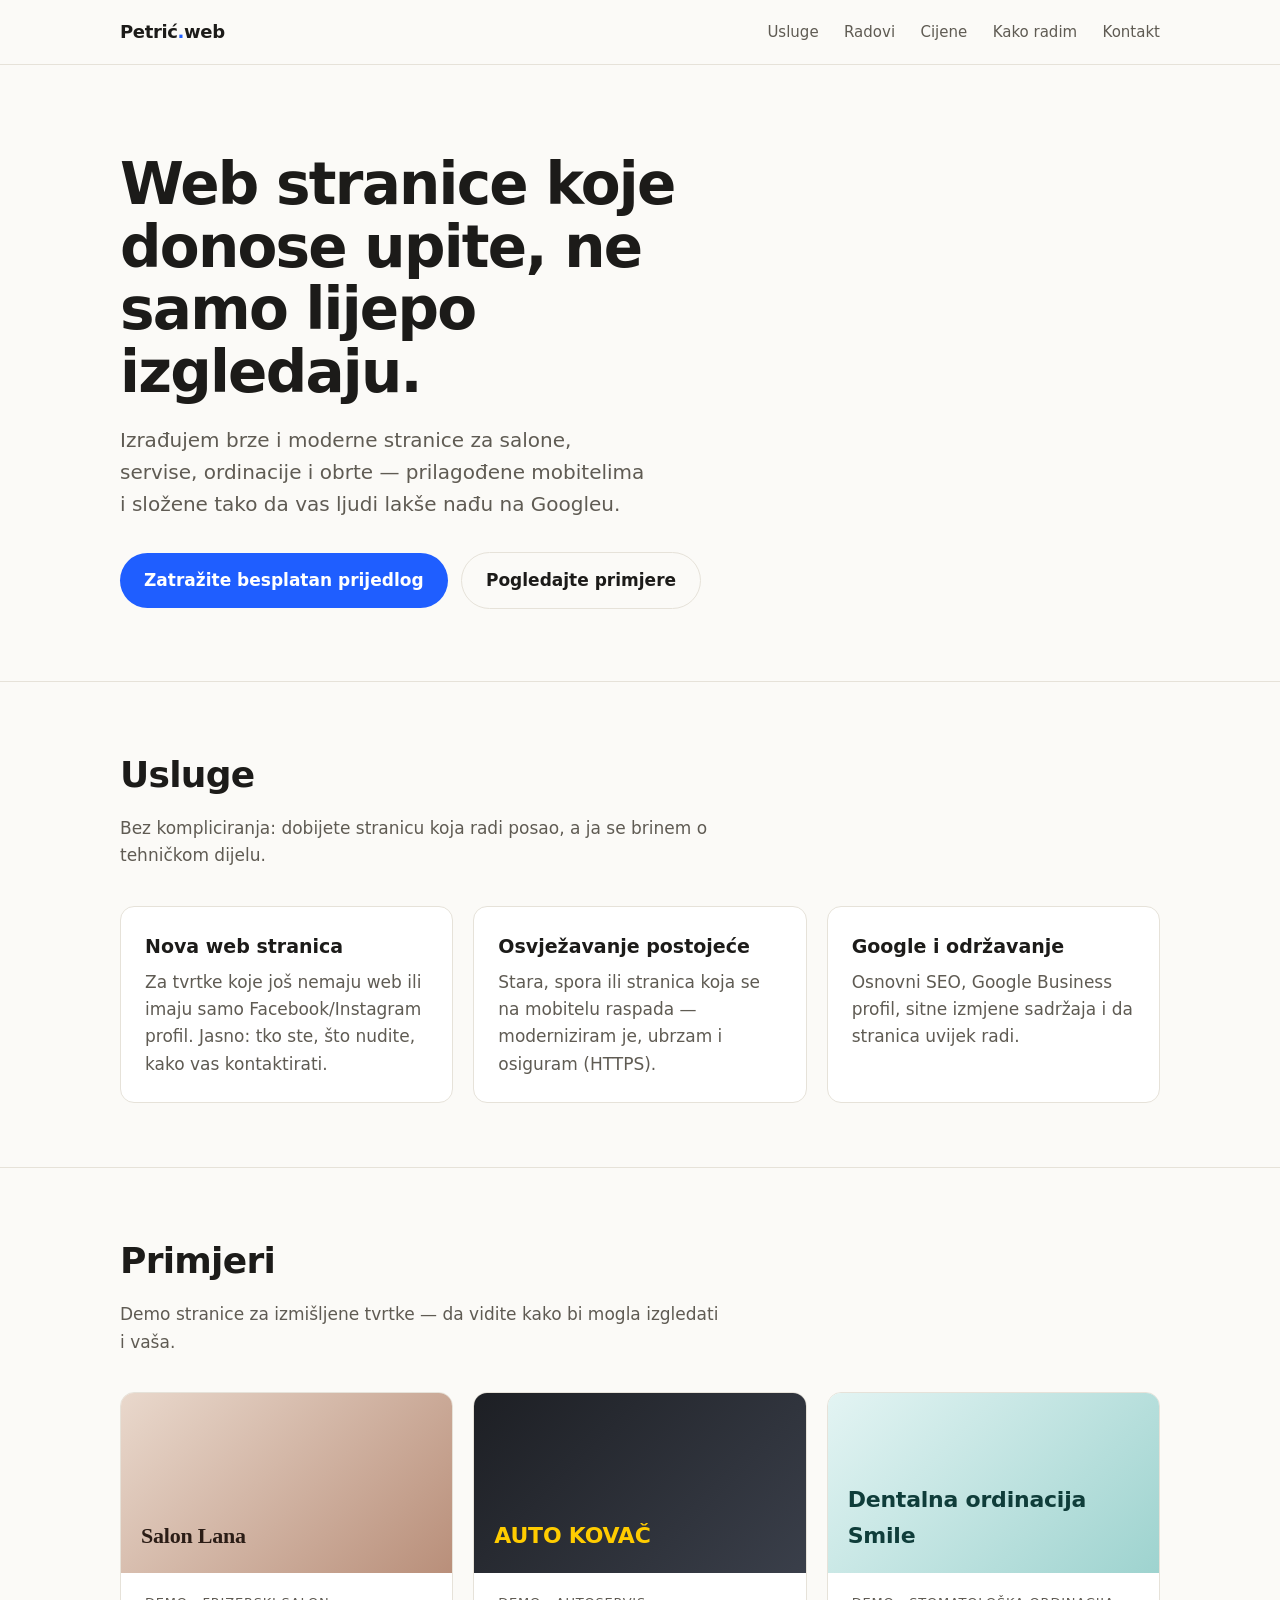
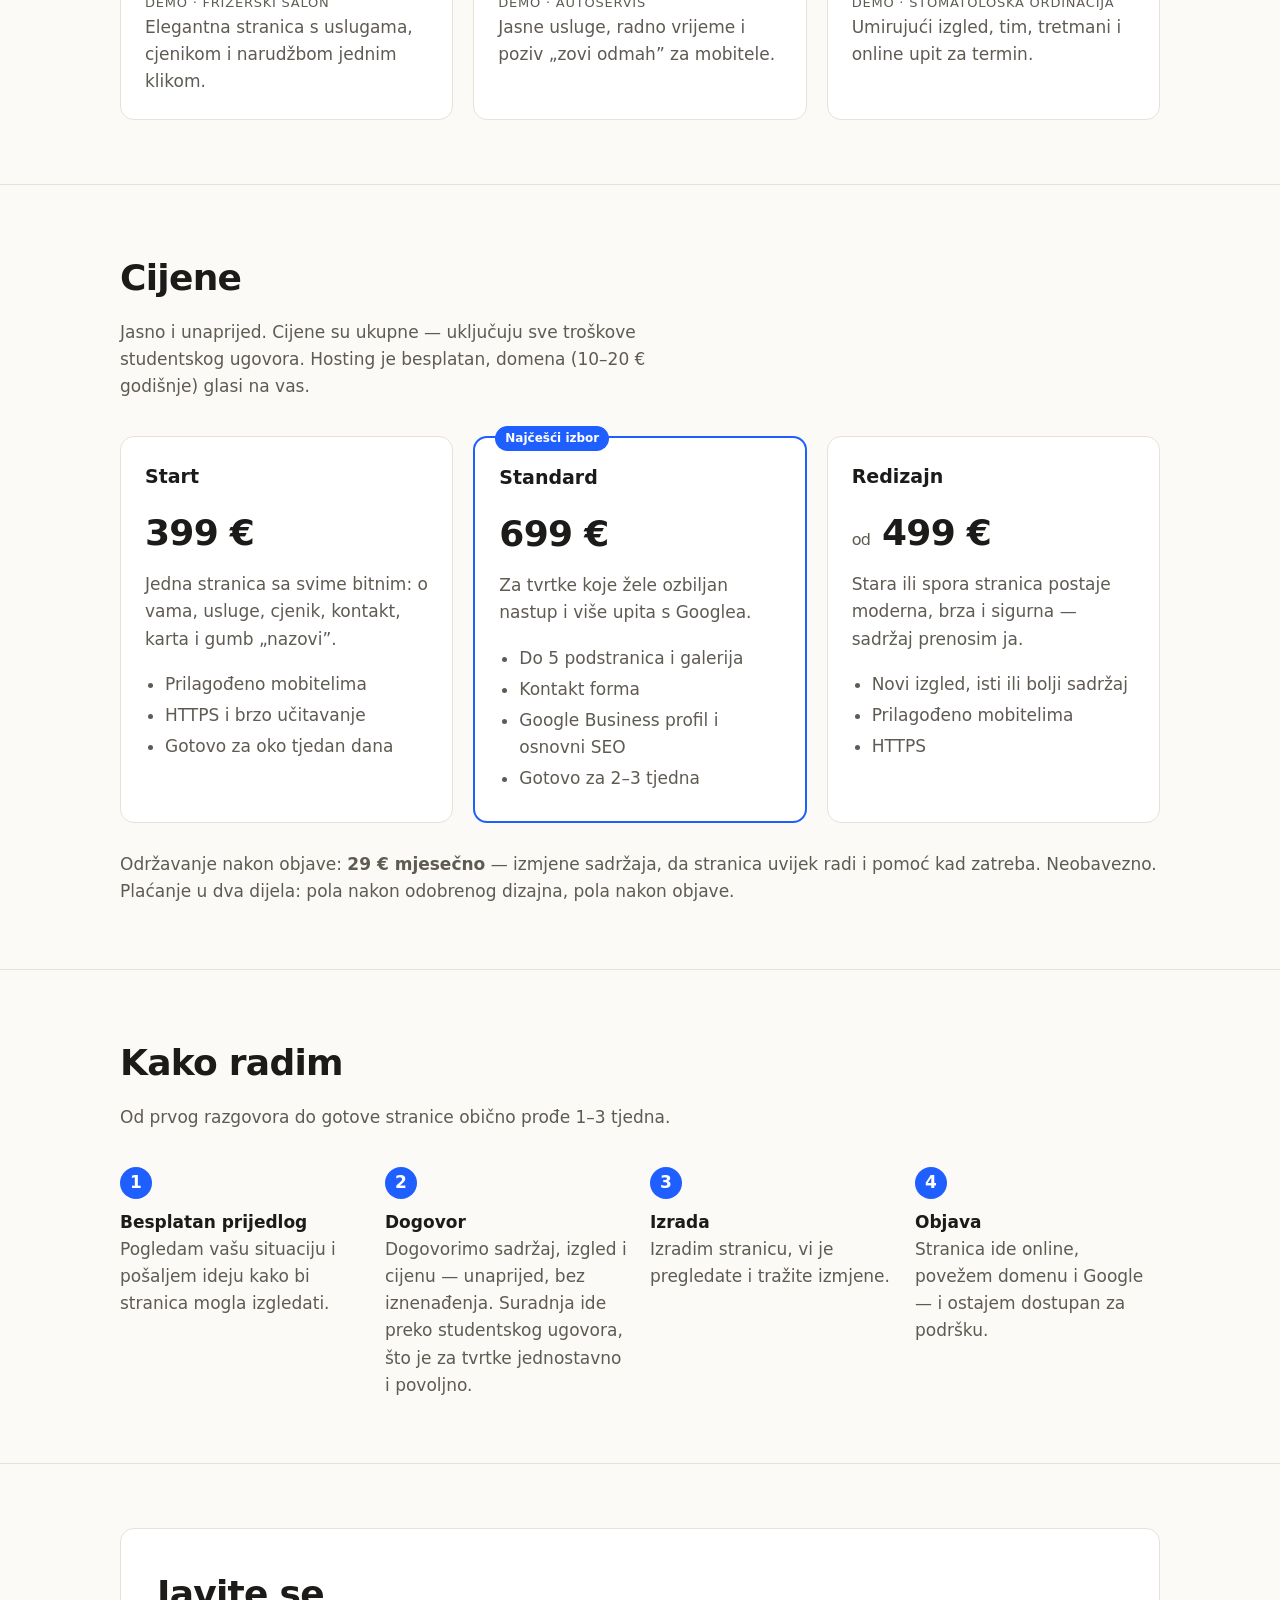
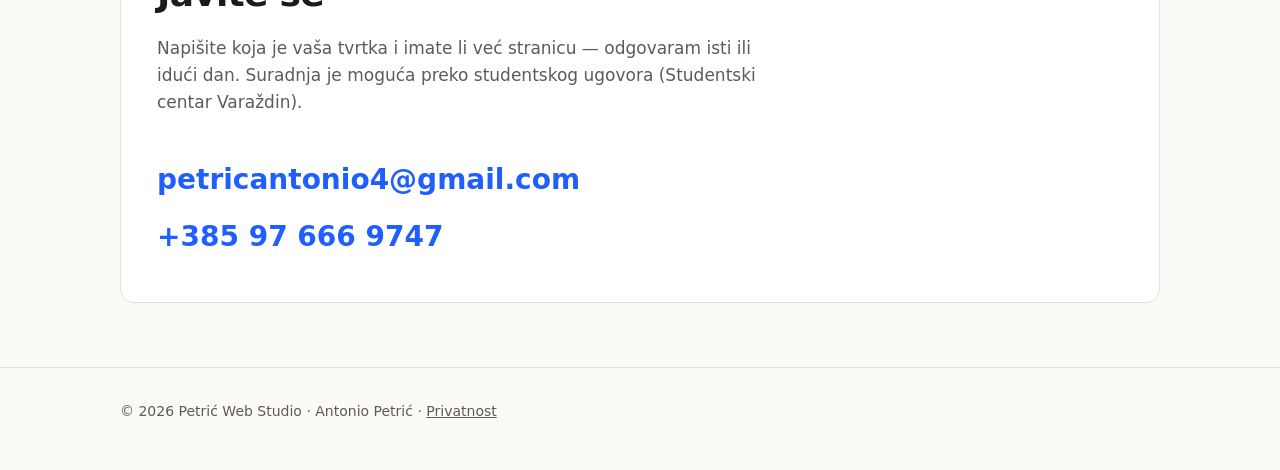
<file: index.html>
<!doctype html>
<html lang="hr">
<head>
<meta charset="utf-8">
<meta name="viewport" content="width=device-width, initial-scale=1">
<title>Petrić Web Studio — izrada web stranica za male tvrtke</title>
<meta name="description" content="Brze, moderne web stranice prilagođene mobitelima za salone, servise, ordinacije i obrte. Besplatan prijedlog bez obveze.">
<link rel="stylesheet" href="style.css">
</head>
<body>
<header class="top">
  <div class="wrap">
    <a class="logo" href="./">Petrić<span>.</span>web</a>
    <nav>
      <a href="#usluge">Usluge</a>
      <a href="#radovi">Radovi</a>
      <a href="#cijene">Cijene</a>
      <a href="#kako">Kako radim</a>
      <a class="cta-link" href="#kontakt">Kontakt</a>
    </nav>
  </div>
</header>

<main>
  <div class="hero wrap">
    <h1>Web stranice koje donose upite, ne samo lijepo izgledaju.</h1>
    <p>Izrađujem brze i moderne stranice za salone, servise, ordinacije i obrte — prilagođene mobitelima i složene tako da vas ljudi lakše nađu na Googleu.</p>
    <a class="btn" href="#kontakt">Zatražite besplatan prijedlog</a>
    <a class="btn ghost" href="#radovi">Pogledajte primjere</a>
  </div>

  <section id="usluge">
    <div class="wrap">
      <h2>Usluge</h2>
      <p class="lead">Bez kompliciranja: dobijete stranicu koja radi posao, a ja se brinem o tehničkom dijelu.</p>
      <div class="grid">
        <div class="card"><h3>Nova web stranica</h3><p>Za tvrtke koje još nemaju web ili imaju samo Facebook/Instagram profil. Jasno: tko ste, što nudite, kako vas kontaktirati.</p></div>
        <div class="card"><h3>Osvježavanje postojeće</h3><p>Stara, spora ili stranica koja se na mobitelu raspada — moderniziram je, ubrzam i osiguram (HTTPS).</p></div>
        <div class="card"><h3>Google i održavanje</h3><p>Osnovni SEO, Google Business profil, sitne izmjene sadržaja i da stranica uvijek radi.</p></div>
      </div>
    </div>
  </section>

  <section id="radovi">
    <div class="wrap">
      <h2>Primjeri</h2>
      <p class="lead">Demo stranice za izmišljene tvrtke — da vidite kako bi mogla izgledati i vaša.</p>
      <div class="grid">
        <a class="card work" href="demo/frizer/">
          <div class="thumb t-frizer">Salon Lana</div>
          <div class="body"><div class="tag">Demo · frizerski salon</div><p>Elegantna stranica s uslugama, cjenikom i narudžbom jednim klikom.</p></div>
        </a>
        <a class="card work" href="demo/autoservis/">
          <div class="thumb t-auto">Auto Kovač</div>
          <div class="body"><div class="tag">Demo · autoservis</div><p>Jasne usluge, radno vrijeme i poziv „zovi odmah” za mobitele.</p></div>
        </a>
        <a class="card work" href="demo/stomatolog/">
          <div class="thumb t-stom">Dentalna ordinacija Smile</div>
          <div class="body"><div class="tag">Demo · stomatološka ordinacija</div><p>Umirujući izgled, tim, tretmani i online upit za termin.</p></div>
        </a>
      </div>
    </div>
  </section>

  <section id="cijene">
    <div class="wrap">
      <h2>Cijene</h2>
      <p class="lead">Jasno i unaprijed. Cijene su ukupne — uključuju sve troškove studentskog ugovora. Hosting je besplatan, domena (10–20 € godišnje) glasi na vas.</p>
      <div class="grid">
        <div class="card plan">
          <h3>Start</h3>
          <div class="amount">399 €</div>
          <p>Jedna stranica sa svime bitnim: o vama, usluge, cjenik, kontakt, karta i gumb „nazovi”.</p>
          <ul><li>Prilagođeno mobitelima</li><li>HTTPS i brzo učitavanje</li><li>Gotovo za oko tjedan dana</li></ul>
        </div>
        <div class="card plan featured">
          <div class="badge">Najčešći izbor</div>
          <h3>Standard</h3>
          <div class="amount">699 €</div>
          <p>Za tvrtke koje žele ozbiljan nastup i više upita s Googlea.</p>
          <ul><li>Do 5 podstranica i galerija</li><li>Kontakt forma</li><li>Google Business profil i osnovni SEO</li><li>Gotovo za 2–3 tjedna</li></ul>
        </div>
        <div class="card plan">
          <h3>Redizajn</h3>
          <div class="amount"><small>od</small> 499 €</div>
          <p>Stara ili spora stranica postaje moderna, brza i sigurna — sadržaj prenosim ja.</p>
          <ul><li>Novi izgled, isti ili bolji sadržaj</li><li>Prilagođeno mobitelima</li><li>HTTPS</li></ul>
        </div>
      </div>
      <p class="note">Održavanje nakon objave: <strong>29 € mjesečno</strong> — izmjene sadržaja, da stranica uvijek radi i pomoć kad zatreba. Neobavezno.<br>
      Plaćanje u dva dijela: pola nakon odobrenog dizajna, pola nakon objave.</p>
    </div>
  </section>

  <section id="kako">
    <div class="wrap">
      <h2>Kako radim</h2>
      <p class="lead">Od prvog razgovora do gotove stranice obično prođe 1–3 tjedna.</p>
      <ol class="steps">
        <li><strong>Besplatan prijedlog</strong><span>Pogledam vašu situaciju i pošaljem ideju kako bi stranica mogla izgledati.</span></li>
        <li><strong>Dogovor</strong><span>Dogovorimo sadržaj, izgled i cijenu — unaprijed, bez iznenađenja. Suradnja ide preko studentskog ugovora, što je za tvrtke jednostavno i povoljno.</span></li>
        <li><strong>Izrada</strong><span>Izradim stranicu, vi je pregledate i tražite izmjene.</span></li>
        <li><strong>Objava</strong><span>Stranica ide online, povežem domenu i Google — i ostajem dostupan za podršku.</span></li>
      </ol>
    </div>
  </section>

  <section id="kontakt">
    <div class="wrap">
      <div class="contact">
        <h2>Javite se</h2>
        <p class="lead">Napišite koja je vaša tvrtka i imate li već stranicu — odgovaram isti ili idući dan. Suradnja je moguća preko studentskog ugovora (Studentski centar Varaždin).</p>
        <a class="big" href="mailto:petricantonio4@gmail.com">petricantonio4@gmail.com</a><br>
        <a class="big" href="tel:+385976669747">+385 97 666 9747</a>
      </div>
    </div>
  </section>
</main>

<footer>
  <div class="wrap">© 2026 Petrić Web Studio · Antonio Petrić · <a href="privatnost.html">Privatnost</a></div>
</footer>
</body>
</html>
</file>
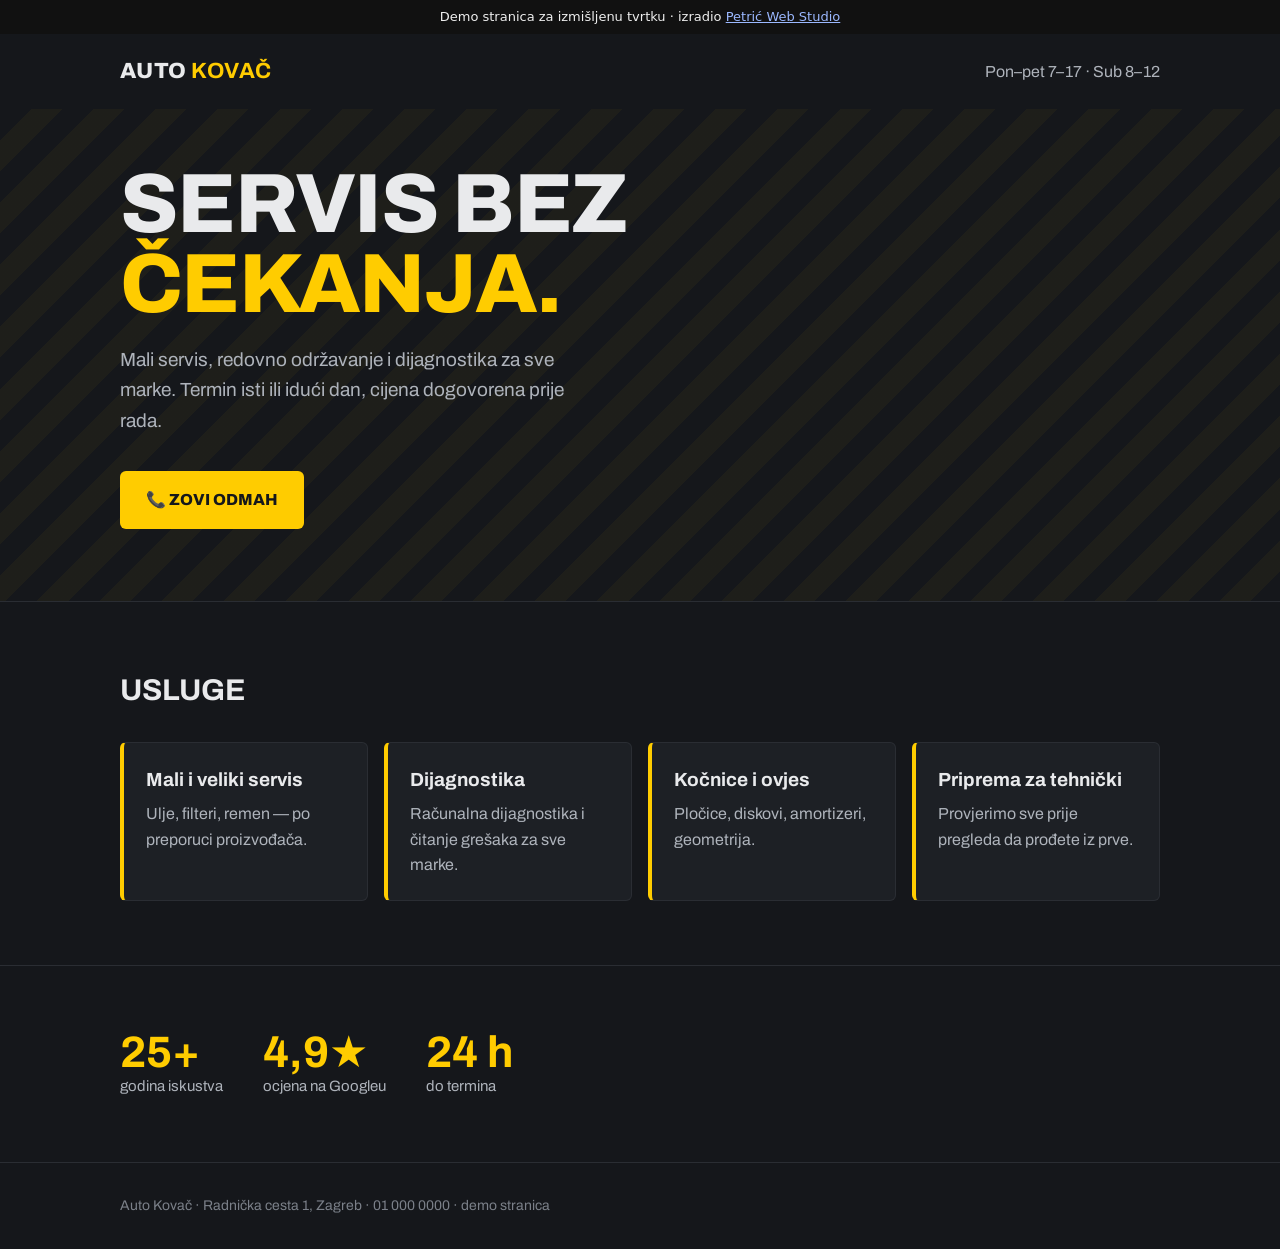
<file: demo/autoservis/index.html>
<!doctype html>
<html lang="hr">
<head>
<meta charset="utf-8">
<meta name="viewport" content="width=device-width, initial-scale=1">
<title>Auto Kovač — autoservis, Zagreb (demo)</title>
<link rel="preconnect" href="https://fonts.googleapis.com">
<link href="https://fonts.googleapis.com/css2?family=Archivo:wght@500;800&display=swap" rel="stylesheet">
<style>
.demo-bar{background:#111;color:#eee;font:13px/1.4 system-ui,sans-serif;text-align:center;padding:8px 12px}.demo-bar a{color:#9bb8ff}
*{box-sizing:border-box}body{margin:0;background:#15171b;color:#e9eaec;font:16px/1.6 Archivo,system-ui,sans-serif}
.wrap{max-width:1080px;margin:0 auto;padding:0 20px}
header{display:flex;justify-content:space-between;align-items:center;padding:20px 0}
.brand{font-weight:800;font-size:22px;text-transform:uppercase;letter-spacing:.02em}.brand b{color:#ffcc00}
.hero{padding:56px 0 72px;background:repeating-linear-gradient(135deg,transparent 0 22px,rgba(255,204,0,.04) 22px 44px)}
.hero h1{font-size:clamp(40px,8vw,84px);line-height:.95;text-transform:uppercase;font-weight:800;margin:0 0 20px;letter-spacing:-.02em}
.hero h1 span{color:#ffcc00}
.hero p{color:#aeb3bb;font-size:19px;max-width:44ch}
.cta{display:inline-flex;gap:10px;align-items:center;background:#ffcc00;color:#15171b;font-weight:800;text-decoration:none;padding:16px 26px;border-radius:6px;margin-top:16px;text-transform:uppercase}
section{padding:64px 0;border-top:1px solid #2a2d33}
h2{text-transform:uppercase;font-size:30px;margin:0 0 28px}
.grid{display:grid;gap:16px;grid-template-columns:repeat(auto-fit,minmax(230px,1fr))}
.card{background:#1d2025;border:1px solid #2a2d33;border-left:4px solid #ffcc00;padding:22px;border-radius:6px}
.card h3{margin:0 0 6px;font-size:19px}.card p{margin:0;color:#aeb3bb}
.stats{display:flex;flex-wrap:wrap;gap:40px}.stats div{font-size:15px;color:#aeb3bb}.stats b{display:block;font-size:44px;color:#ffcc00;line-height:1}
.sticky{position:fixed;left:16px;right:16px;bottom:16px;display:none;text-align:center}
@media(max-width:640px){.sticky{display:block}.sticky .cta{width:100%;justify-content:center}body{padding-bottom:90px}}
footer{padding:32px 0;color:#7b8089;font-size:14px;border-top:1px solid #2a2d33}
</style>
</head>
<body>
<div class="demo-bar">Demo stranica za izmišljenu tvrtku · izradio <a href="../../">Petrić Web Studio</a></div>
<div class="wrap"><header><div class="brand">Auto <b>Kovač</b></div><span style="color:#aeb3bb">Pon–pet 7–17 · Sub 8–12</span></header></div>
<div class="hero"><div class="wrap">
  <h1>Servis bez<br><span>čekanja.</span></h1>
  <p>Mali servis, redovno održavanje i dijagnostika za sve marke. Termin isti ili idući dan, cijena dogovorena prije rada.</p>
  <a class="cta" href="tel:+38510000000">📞 Zovi odmah</a>
</div></div>
<section><div class="wrap">
  <h2>Usluge</h2>
  <div class="grid">
    <div class="card"><h3>Mali i veliki servis</h3><p>Ulje, filteri, remen — po preporuci proizvođača.</p></div>
    <div class="card"><h3>Dijagnostika</h3><p>Računalna dijagnostika i čitanje grešaka za sve marke.</p></div>
    <div class="card"><h3>Kočnice i ovjes</h3><p>Pločice, diskovi, amortizeri, geometrija.</p></div>
    <div class="card"><h3>Priprema za tehnički</h3><p>Provjerimo sve prije pregleda da prođete iz prve.</p></div>
  </div>
</div></section>
<section><div class="wrap stats">
  <div><b>25+</b>godina iskustva</div><div><b>4,9★</b>ocjena na Googleu</div><div><b>24 h</b>do termina</div>
</div></section>
<footer><div class="wrap">Auto Kovač · Radnička cesta 1, Zagreb · 01 000 0000 · demo stranica</div></footer>
<div class="sticky"><a class="cta" href="tel:+38510000000">📞 Zovi odmah</a></div>
</body>
</html>
</file>
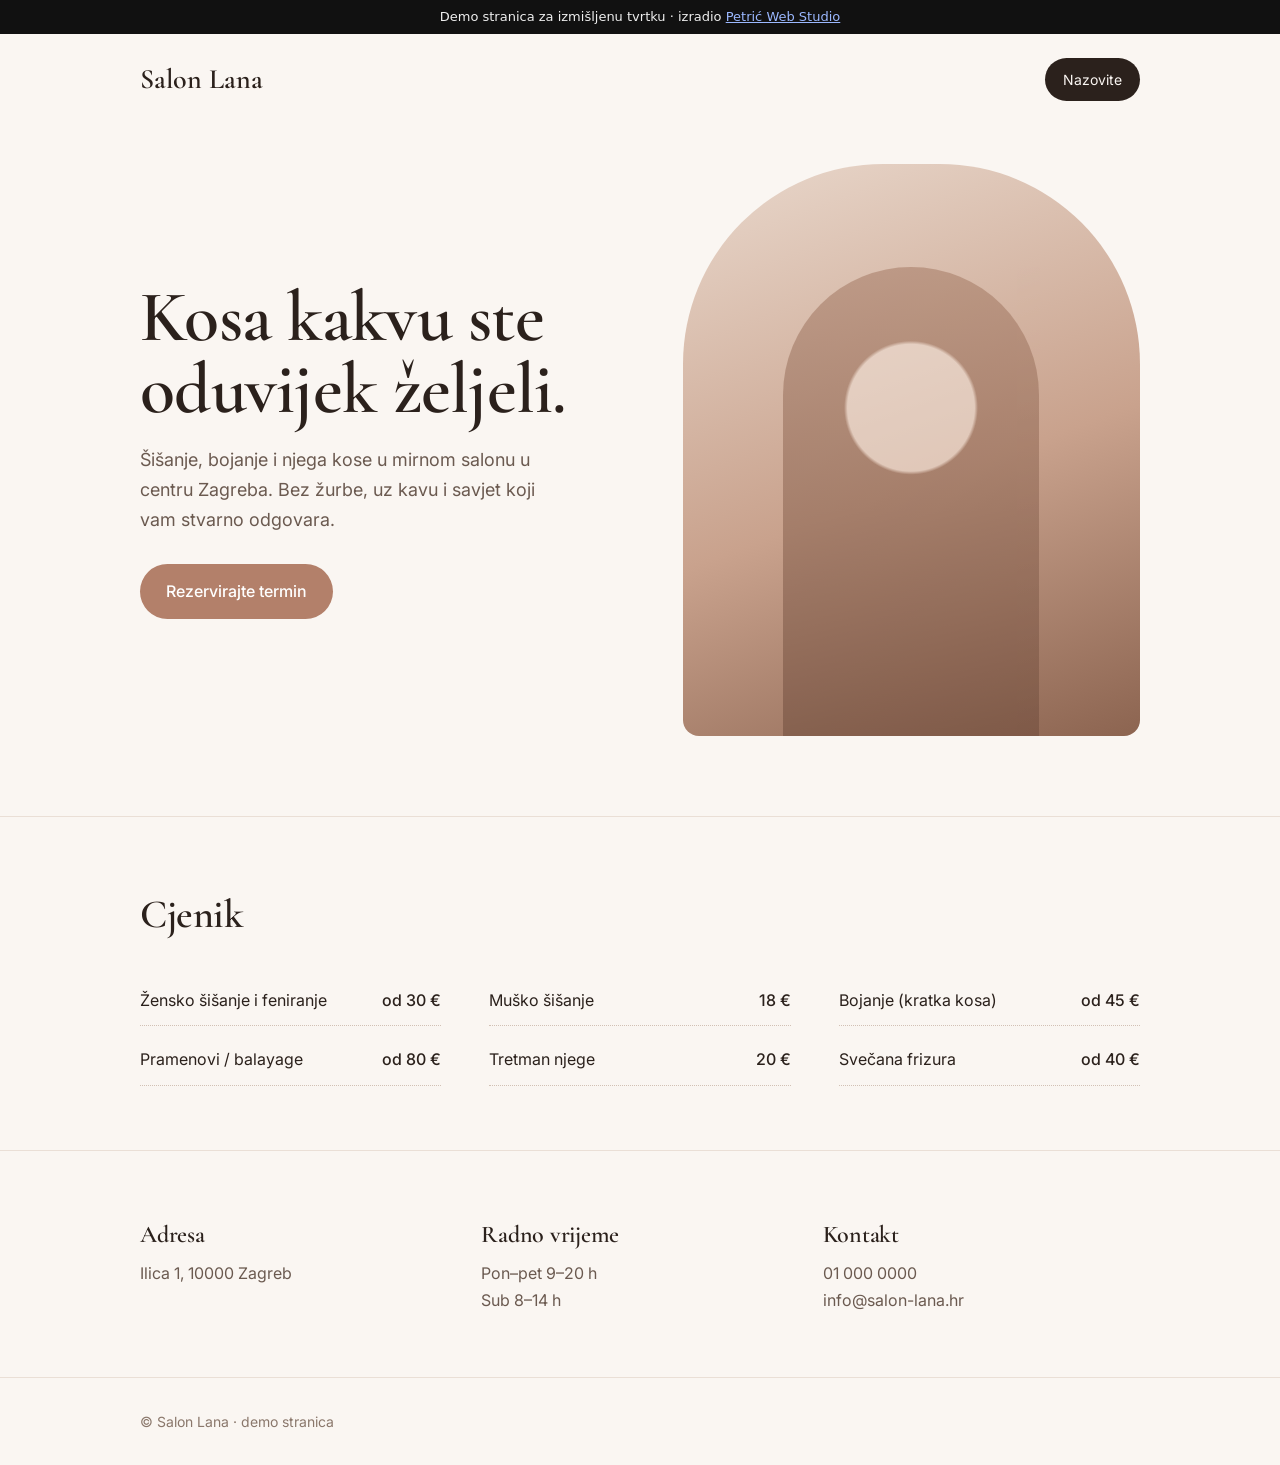
<file: demo/frizer/index.html>
<!doctype html>
<html lang="hr">
<head>
<meta charset="utf-8">
<meta name="viewport" content="width=device-width, initial-scale=1">
<title>Salon Lana — frizerski salon, Zagreb (demo)</title>
<link rel="preconnect" href="https://fonts.googleapis.com">
<link href="https://fonts.googleapis.com/css2?family=Cormorant+Garamond:wght@500;600&family=Inter:wght@400;500&display=swap" rel="stylesheet">
<style>
.demo-bar{background:#111;color:#eee;font:13px/1.4 system-ui,sans-serif;text-align:center;padding:8px 12px}.demo-bar a{color:#9bb8ff}
*{box-sizing:border-box}body{margin:0;background:#faf6f2;color:#2b211c;font:16px/1.65 Inter,system-ui,sans-serif}
h1,h2,h3{font-family:"Cormorant Garamond",Georgia,serif;font-weight:600;letter-spacing:-.01em}
.wrap{max-width:1040px;margin:0 auto;padding:0 20px}
header{display:flex;justify-content:space-between;align-items:center;padding:22px 0}
.brand{font-family:"Cormorant Garamond",serif;font-size:28px;font-weight:600}
.call{background:#2b211c;color:#faf6f2;text-decoration:none;padding:10px 18px;border-radius:999px;font-size:14px}
.hero{display:grid;gap:40px;grid-template-columns:1.1fr 1fr;align-items:center;padding:40px 0 80px}
.hero h1{font-size:clamp(42px,7vw,72px);line-height:1;margin:0 0 20px}
.hero p{color:#6b5a50;font-size:18px;max-width:38ch}
.photo{aspect-ratio:4/5;border-radius:200px 200px 16px 16px;background:linear-gradient(160deg,#e9d8cc 0%,#c9a28d 55%,#8c6450 100%);position:relative;overflow:hidden}
.photo::after{content:"";position:absolute;inset:18% 22% 0;border-radius:140px 140px 0 0;background:radial-gradient(circle at 50% 30%,#f3e6dc 0 18%,transparent 19%),linear-gradient(#a57a64,#6f4c3c);opacity:.55}
.btn{display:inline-block;background:#b3806a;color:#fff;text-decoration:none;padding:14px 26px;border-radius:999px;margin-top:12px;font-weight:500}
@media(max-width:760px){.hero{grid-template-columns:1fr}.photo{max-width:340px}}
section{padding:64px 0;border-top:1px solid #eadfd6}
h2{font-size:40px;margin:0 0 28px}
.price{display:grid;grid-template-columns:repeat(auto-fit,minmax(280px,1fr));gap:8px 48px}
.row{display:flex;justify-content:space-between;border-bottom:1px dotted #d2c1b5;padding:12px 0}
.row span:last-child{font-weight:500}
.info{display:grid;grid-template-columns:repeat(auto-fit,minmax(220px,1fr));gap:24px}
.info h3{font-size:24px;margin:0 0 6px}.info p{margin:0;color:#6b5a50}
footer{padding:32px 0;color:#8a776b;font-size:14px;border-top:1px solid #eadfd6}
</style>
</head>
<body>
<div class="demo-bar">Demo stranica za izmišljenu tvrtku · izradio <a href="../../">Petrić Web Studio</a></div>
<div class="wrap">
<header><div class="brand">Salon Lana</div><a class="call" href="tel:+38510000000">Nazovite</a></header>
<div class="hero">
  <div>
    <h1>Kosa kakvu ste oduvijek željeli.</h1>
    <p>Šišanje, bojanje i njega kose u mirnom salonu u centru Zagreba. Bez žurbe, uz kavu i savjet koji vam stvarno odgovara.</p>
    <a class="btn" href="tel:+38510000000">Rezervirajte termin</a>
  </div>
  <div class="photo" role="img" aria-label="Ilustracija salona"></div>
</div>
</div>
<section><div class="wrap">
  <h2>Cjenik</h2>
  <div class="price">
    <div class="row"><span>Žensko šišanje i feniranje</span><span>od 30 €</span></div>
    <div class="row"><span>Muško šišanje</span><span>18 €</span></div>
    <div class="row"><span>Bojanje (kratka kosa)</span><span>od 45 €</span></div>
    <div class="row"><span>Pramenovi / balayage</span><span>od 80 €</span></div>
    <div class="row"><span>Tretman njege</span><span>20 €</span></div>
    <div class="row"><span>Svečana frizura</span><span>od 40 €</span></div>
  </div>
</div></section>
<section><div class="wrap info">
  <div><h3>Adresa</h3><p>Ilica 1, 10000 Zagreb</p></div>
  <div><h3>Radno vrijeme</h3><p>Pon–pet 9–20 h<br>Sub 8–14 h</p></div>
  <div><h3>Kontakt</h3><p>01 000 0000<br>info@salon-lana.hr</p></div>
</div></section>
<footer><div class="wrap">© Salon Lana · demo stranica</div></footer>
</body>
</html>
</file>
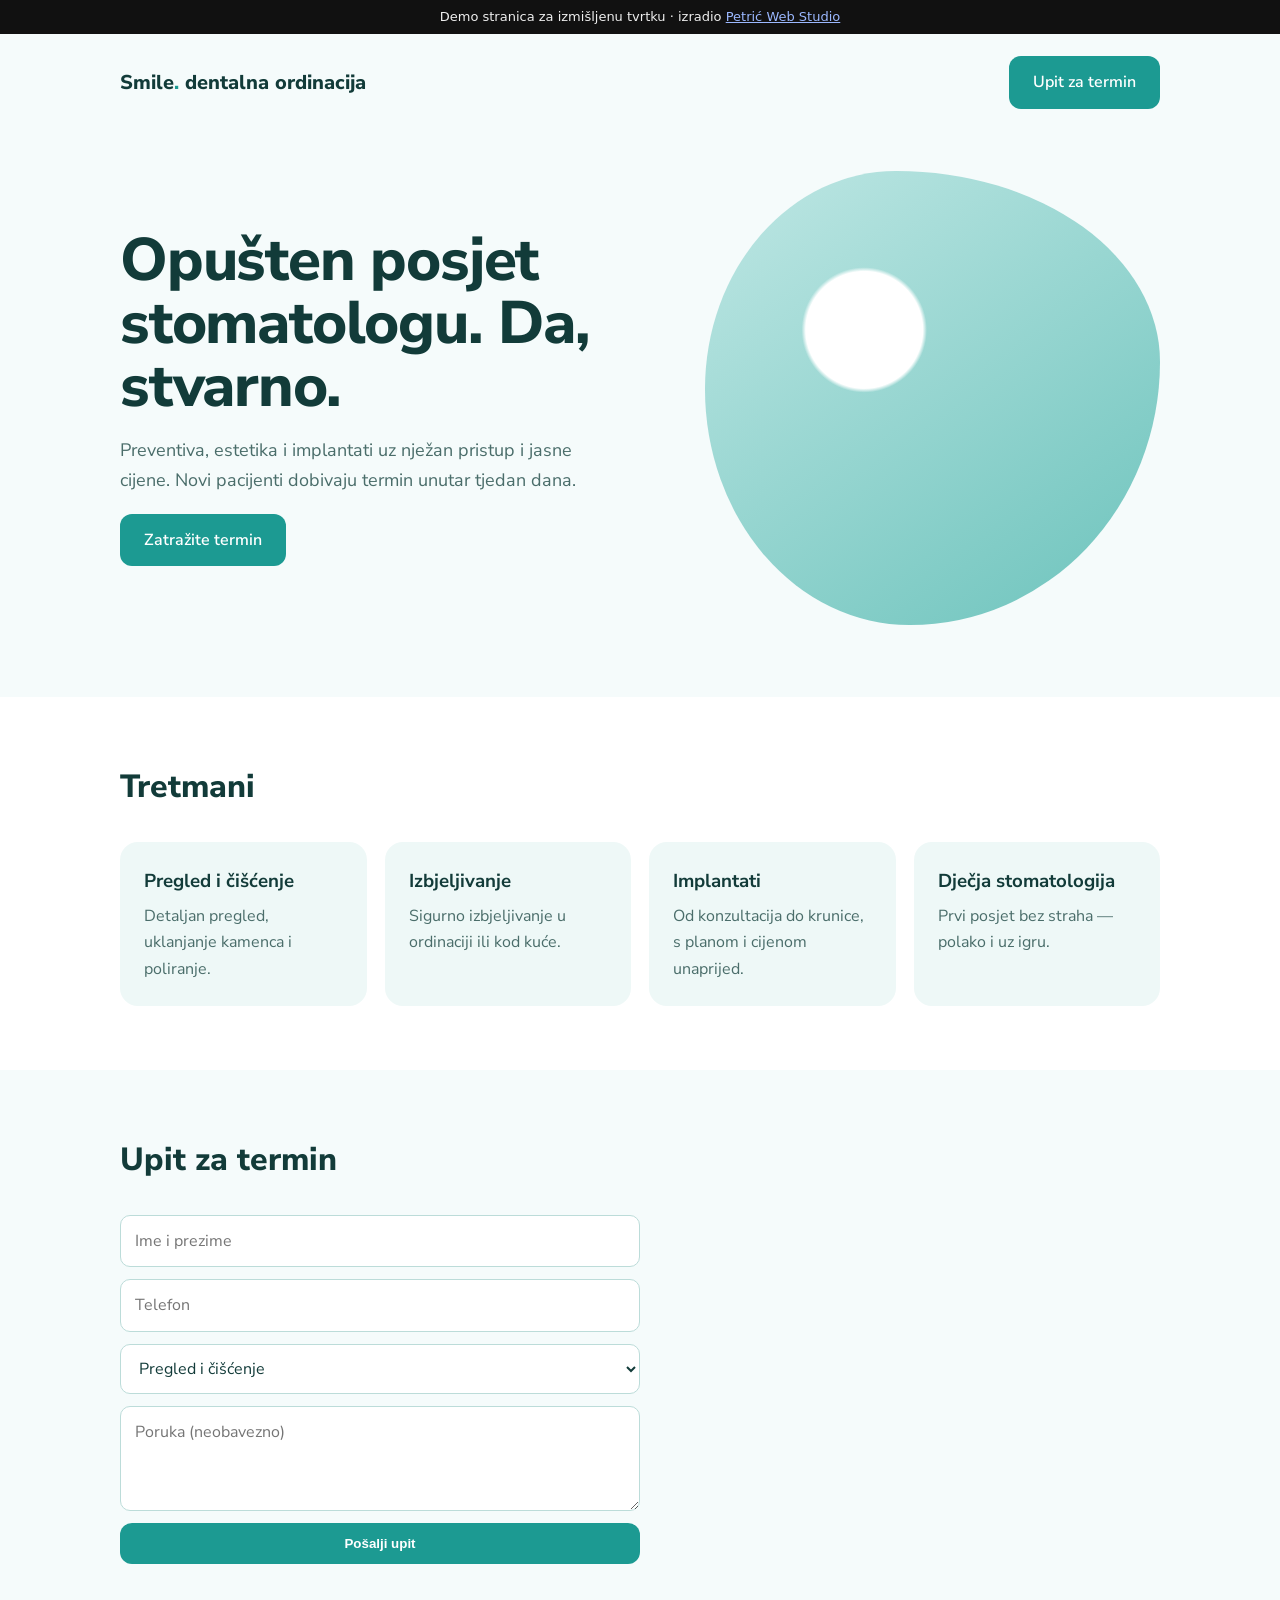
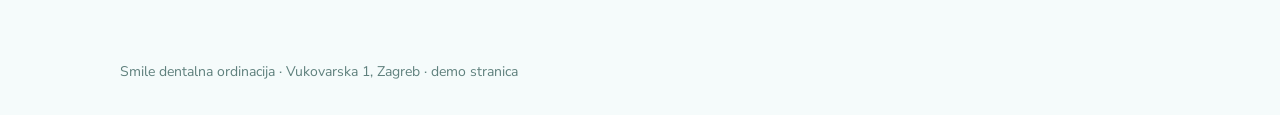
<file: demo/stomatolog/index.html>
<!doctype html>
<html lang="hr">
<head>
<meta charset="utf-8">
<meta name="viewport" content="width=device-width, initial-scale=1">
<title>Dentalna ordinacija Smile — Zagreb (demo)</title>
<link rel="preconnect" href="https://fonts.googleapis.com">
<link href="https://fonts.googleapis.com/css2?family=Nunito+Sans:wght@400;600;800&display=swap" rel="stylesheet">
<style>
.demo-bar{background:#111;color:#eee;font:13px/1.4 system-ui,sans-serif;text-align:center;padding:8px 12px}.demo-bar a{color:#9bb8ff}
*{box-sizing:border-box}body{margin:0;background:#f5fbfb;color:#123b39;font:16px/1.65 "Nunito Sans",system-ui,sans-serif}
.wrap{max-width:1080px;margin:0 auto;padding:0 20px}
header{display:flex;justify-content:space-between;align-items:center;padding:22px 0}
.brand{font-weight:800;font-size:20px}.brand span{color:#1c9a92}
.btn{display:inline-block;background:#1c9a92;color:#fff;text-decoration:none;padding:13px 24px;border-radius:12px;font-weight:600}
.hero{display:grid;grid-template-columns:1.2fr 1fr;gap:40px;align-items:center;padding:40px 0 72px}
.hero h1{font-size:clamp(36px,6vw,60px);line-height:1.05;margin:0 0 18px;font-weight:800;letter-spacing:-.02em}
.hero p{font-size:18px;color:#4a6d6a;max-width:42ch}
.blob{aspect-ratio:1;border-radius:42% 58% 55% 45%/48% 42% 58% 52%;background:radial-gradient(circle at 35% 35%,#ffffff 0 14%,transparent 15%),linear-gradient(145deg,#bfe7e4,#6cc3bc)}
@media(max-width:760px){.hero{grid-template-columns:1fr}.blob{max-width:300px}}
section{padding:64px 0}
section.alt{background:#fff}
h2{font-size:32px;margin:0 0 28px;font-weight:800}
.grid{display:grid;gap:18px;grid-template-columns:repeat(auto-fit,minmax(240px,1fr))}
.card{background:#f5fbfb;border-radius:18px;padding:24px}
section.alt .card{background:#eef8f7}
.card h3{margin:0 0 6px}.card p{margin:0;color:#4a6d6a}
form{display:grid;gap:12px;max-width:520px}
input,select,textarea{font:inherit;padding:12px 14px;border:1px solid #bcdcd9;border-radius:10px;background:#fff;color:#123b39}
footer{padding:32px 0;color:#5f807d;font-size:14px}
</style>
</head>
<body>
<div class="demo-bar">Demo stranica za izmišljenu tvrtku · izradio <a href="../../">Petrić Web Studio</a></div>
<div class="wrap">
<header><div class="brand">Smile<span>.</span> dentalna ordinacija</div><a class="btn" href="#termin">Upit za termin</a></header>
<div class="hero">
  <div>
    <h1>Opušten posjet stomatologu. Da, stvarno.</h1>
    <p>Preventiva, estetika i implantati uz nježan pristup i jasne cijene. Novi pacijenti dobivaju termin unutar tjedan dana.</p>
    <a class="btn" href="#termin">Zatražite termin</a>
  </div>
  <div class="blob" role="img" aria-label="Ilustracija"></div>
</div>
</div>
<section class="alt"><div class="wrap">
  <h2>Tretmani</h2>
  <div class="grid">
    <div class="card"><h3>Pregled i čišćenje</h3><p>Detaljan pregled, uklanjanje kamenca i poliranje.</p></div>
    <div class="card"><h3>Izbjeljivanje</h3><p>Sigurno izbjeljivanje u ordinaciji ili kod kuće.</p></div>
    <div class="card"><h3>Implantati</h3><p>Od konzultacija do krunice, s planom i cijenom unaprijed.</p></div>
    <div class="card"><h3>Dječja stomatologija</h3><p>Prvi posjet bez straha — polako i uz igru.</p></div>
  </div>
</div></section>
<section id="termin"><div class="wrap">
  <h2>Upit za termin</h2>
  <form onsubmit="event.preventDefault();this.innerHTML='<p><b>Hvala!</b> Ovo je demo — u pravoj stranici upit bi stigao ordinaciji.</p>'">
    <input placeholder="Ime i prezime" required>
    <input type="tel" placeholder="Telefon" required>
    <select><option>Pregled i čišćenje</option><option>Izbjeljivanje</option><option>Implantati</option><option>Drugo</option></select>
    <textarea rows="3" placeholder="Poruka (neobavezno)"></textarea>
    <button class="btn" style="border:0;cursor:pointer">Pošalji upit</button>
  </form>
</div></section>
<footer><div class="wrap">Smile dentalna ordinacija · Vukovarska 1, Zagreb · demo stranica</div></footer>
</body>
</html>
</file>
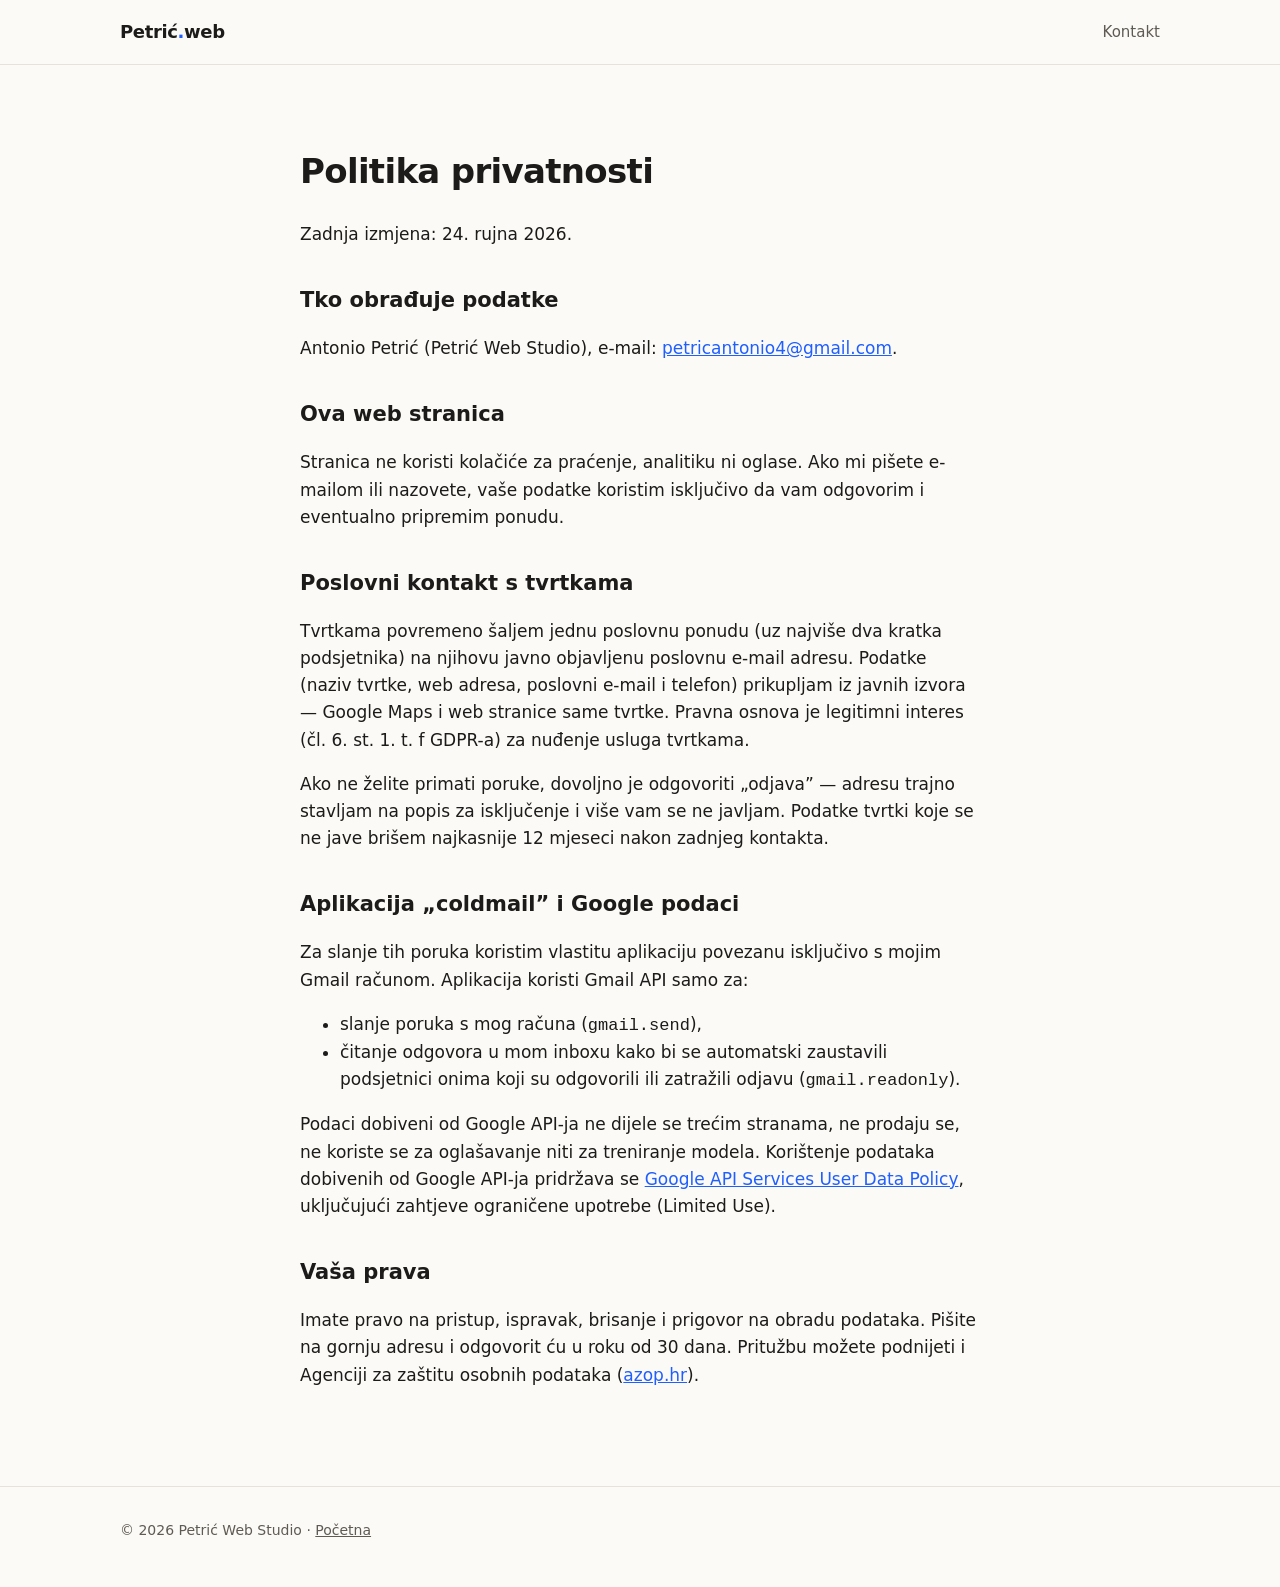
<file: privatnost.html>
<!doctype html>
<html lang="hr">
<head>
<meta charset="utf-8">
<meta name="viewport" content="width=device-width, initial-scale=1">
<title>Politika privatnosti — Petrić Web Studio</title>
<link rel="stylesheet" href="style.css">
</head>
<body>
<header class="top"><div class="wrap"><a class="logo" href="./">Petrić<span>.</span>web</a><nav><a class="cta-link" href="./#kontakt">Kontakt</a></nav></div></header>
<main class="prose">
<h1>Politika privatnosti</h1>
<p>Zadnja izmjena: 24. rujna 2026.</p>

<h2>Tko obrađuje podatke</h2>
<p>Antonio Petrić (Petrić Web Studio), e-mail: <a href="mailto:petricantonio4@gmail.com">petricantonio4@gmail.com</a>.</p>

<h2>Ova web stranica</h2>
<p>Stranica ne koristi kolačiće za praćenje, analitiku ni oglase. Ako mi pišete e-mailom ili nazovete, vaše podatke koristim isključivo da vam odgovorim i eventualno pripremim ponudu.</p>

<h2>Poslovni kontakt s tvrtkama</h2>
<p>Tvrtkama povremeno šaljem jednu poslovnu ponudu (uz najviše dva kratka podsjetnika) na njihovu javno objavljenu poslovnu e-mail adresu. Podatke (naziv tvrtke, web adresa, poslovni e-mail i telefon) prikupljam iz javnih izvora — Google Maps i web stranice same tvrtke. Pravna osnova je legitimni interes (čl. 6. st. 1. t. f GDPR-a) za nuđenje usluga tvrtkama.</p>
<p>Ako ne želite primati poruke, dovoljno je odgovoriti „odjava” — adresu trajno stavljam na popis za isključenje i više vam se ne javljam. Podatke tvrtki koje se ne jave brišem najkasnije 12 mjeseci nakon zadnjeg kontakta.</p>

<h2>Aplikacija „coldmail” i Google podaci</h2>
<p>Za slanje tih poruka koristim vlastitu aplikaciju povezanu isključivo s mojim Gmail računom. Aplikacija koristi Gmail API samo za:</p>
<ul>
  <li>slanje poruka s mog računa (<code>gmail.send</code>),</li>
  <li>čitanje odgovora u mom inboxu kako bi se automatski zaustavili podsjetnici onima koji su odgovorili ili zatražili odjavu (<code>gmail.readonly</code>).</li>
</ul>
<p>Podaci dobiveni od Google API-ja ne dijele se trećim stranama, ne prodaju se, ne koriste se za oglašavanje niti za treniranje modela. Korištenje podataka dobivenih od Google API-ja pridržava se <a href="https://developers.google.com/terms/api-services-user-data-policy">Google API Services User Data Policy</a>, uključujući zahtjeve ograničene upotrebe (Limited Use).</p>

<h2>Vaša prava</h2>
<p>Imate pravo na pristup, ispravak, brisanje i prigovor na obradu podataka. Pišite na gornju adresu i odgovorit ću u roku od 30 dana. Pritužbu možete podnijeti i Agenciji za zaštitu osobnih podataka (<a href="https://azop.hr">azop.hr</a>).</p>
</main>
<footer><div class="wrap">© 2026 Petrić Web Studio · <a href="./">Početna</a></div></footer>
</body>
</html>
</file>
<file: style.css>
:root {
  --bg: #fbfaf7;
  --surface: #ffffff;
  --text: #1c1b19;
  --muted: #5f5b53;
  --line: #e6e2d9;
  --accent: #1f5eff;
  --accent-ink: #ffffff;
  --radius: 14px;
  --max: 1080px;
}
@media (prefers-color-scheme: dark) {
  :root {
    --bg: #121211;
    --surface: #1b1b19;
    --text: #f1efe9;
    --muted: #a9a499;
    --line: #2e2d29;
    --accent: #6f9bff;
    --accent-ink: #0c0c0b;
  }
}
* { box-sizing: border-box; }
html { scroll-behavior: smooth; }
body {
  margin: 0;
  background: var(--bg);
  color: var(--text);
  font: 17px/1.6 "Inter", system-ui, -apple-system, "Segoe UI", sans-serif;
  -webkit-font-smoothing: antialiased;
}
a { color: var(--accent); }
.wrap { max-width: var(--max); margin: 0 auto; padding: 0 20px; }

header.top { border-bottom: 1px solid var(--line); background: var(--bg); position: sticky; top: 0; z-index: 10; }
header.top .wrap { display: flex; align-items: center; justify-content: space-between; height: 64px; }
.logo { font-weight: 700; letter-spacing: -0.02em; color: var(--text); text-decoration: none; font-size: 18px; }
.logo span { color: var(--accent); }
nav a { color: var(--muted); text-decoration: none; margin-left: 20px; font-size: 15px; }
nav a:hover { color: var(--text); }
@media (max-width: 640px) { nav a:not(.cta-link) { display: none; } }

.hero { padding-top: 88px; padding-bottom: 72px; }
.hero h1 { font-size: clamp(34px, 6vw, 58px); line-height: 1.08; letter-spacing: -0.03em; margin: 0 0 20px; max-width: 16ch; }
.hero p { font-size: 20px; color: var(--muted); max-width: 42ch; margin: 0 0 32px; }
.btn {
  display: inline-block; background: var(--accent); color: var(--accent-ink);
  padding: 14px 24px; border-radius: 999px; text-decoration: none; font-weight: 600;
}
.btn.ghost { background: transparent; color: var(--text); border: 1px solid var(--line); margin-left: 8px; }
@media (max-width: 480px) { .btn.ghost { margin: 12px 0 0; } }

section { padding: 64px 0; border-top: 1px solid var(--line); }
section h2 { font-size: clamp(26px, 4vw, 36px); letter-spacing: -0.02em; margin: 0 0 12px; }
section .lead { color: var(--muted); max-width: 56ch; margin: 0 0 36px; }

.grid { display: grid; gap: 20px; grid-template-columns: repeat(auto-fit, minmax(260px, 1fr)); }
.card { background: var(--surface); border: 1px solid var(--line); border-radius: var(--radius); padding: 24px; }
.card h3 { margin: 0 0 8px; font-size: 19px; }
.card p { margin: 0; color: var(--muted); }

.work { display: block; text-decoration: none; color: inherit; overflow: hidden; padding: 0; }
.work .thumb { height: 180px; display: flex; align-items: flex-end; padding: 20px; font-weight: 700; font-size: 22px; letter-spacing: -0.01em; }
.work .body { padding: 20px 24px 24px; }
.work .tag { font-size: 13px; color: var(--muted); text-transform: uppercase; letter-spacing: 0.06em; }
.work:hover { border-color: var(--accent); }
.t-frizer { background: linear-gradient(135deg, #e9d8cc, #b98f7a); color: #2b1d16; font-family: Georgia, serif; }
.t-auto { background: linear-gradient(135deg, #1d1f24, #3a3f4a); color: #ffcc00; text-transform: uppercase; }
.t-stom { background: linear-gradient(135deg, #e3f4f3, #9ed3cf); color: #0f3d3a; }

ol.steps { list-style: none; padding: 0; margin: 0; counter-reset: s; display: grid; gap: 20px; grid-template-columns: repeat(auto-fit, minmax(220px, 1fr)); }
ol.steps li { counter-increment: s; }
ol.steps li::before { content: counter(s); display: inline-grid; place-items: center; width: 32px; height: 32px; border-radius: 50%; background: var(--accent); color: var(--accent-ink); font-weight: 700; margin-bottom: 10px; }
ol.steps strong { display: block; }
ol.steps span { color: var(--muted); }

.contact { background: var(--surface); border: 1px solid var(--line); border-radius: var(--radius); padding: clamp(22px, 5vw, 36px); }
.contact a.big { font-size: clamp(17px, 4.6vw, 28px); font-weight: 700; text-decoration: none; display: inline-block; margin: 6px 0; overflow-wrap: anywhere; }

footer { padding: 32px 0 48px; color: var(--muted); font-size: 14px; border-top: 1px solid var(--line); }
footer a { color: var(--muted); }

.prose { max-width: 720px; padding: 56px 20px 80px; margin: 0 auto; }
.prose h1 { letter-spacing: -0.02em; }
.prose h2 { font-size: 21px; margin-top: 36px; }
.prose p, .prose li { color: var(--text); }

.plan { position: relative; display: flex; flex-direction: column; }
.plan .amount { font-size: 36px; font-weight: 800; letter-spacing: -0.02em; margin: 4px 0 10px; }
.plan .amount small { font-size: 16px; font-weight: 500; color: var(--muted); }
.plan ul { margin: 14px 0 0; padding-left: 20px; color: var(--muted); }
.plan li { margin: 4px 0; }
.plan.featured { border: 2px solid var(--accent); }
.plan .badge { position: absolute; top: -12px; left: 20px; background: var(--accent); color: var(--accent-ink); font-size: 12px; font-weight: 700; padding: 3px 10px; border-radius: 999px; }
.note { color: var(--muted); margin: 28px 0 0; }
</file>
